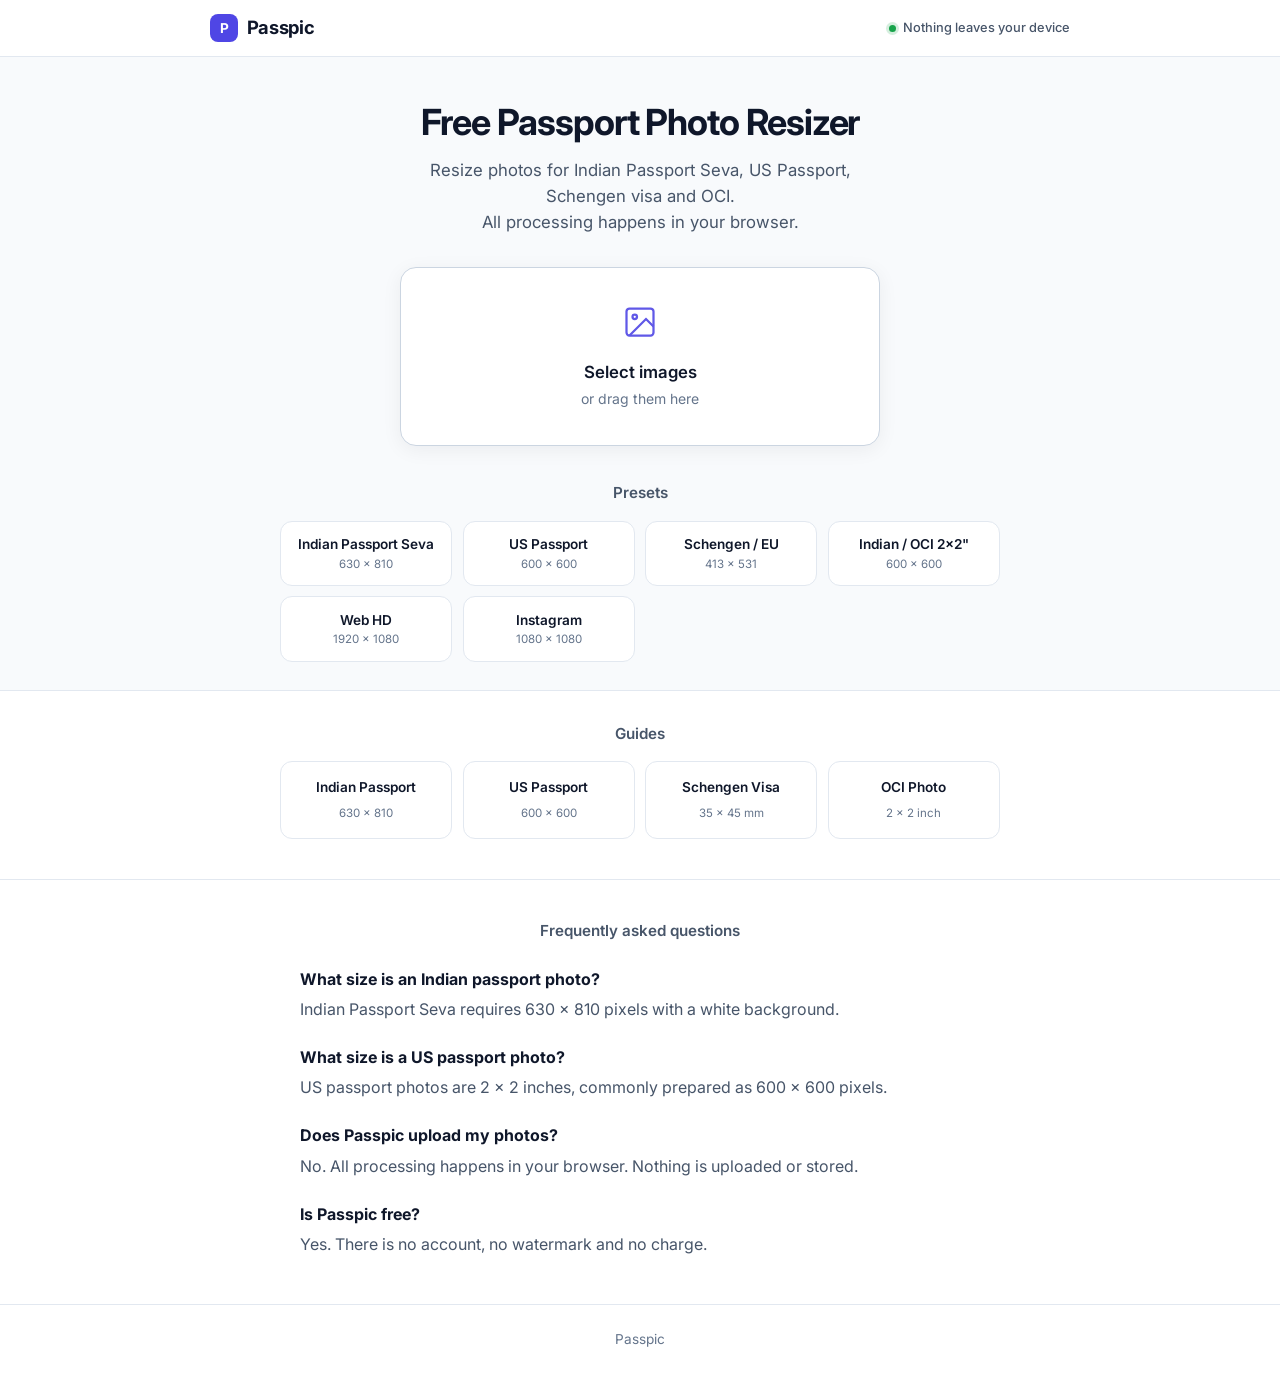
<file: index.html>
<!DOCTYPE html>
<html lang="en">
<head>
  <!-- Google tag (gtag.js) -->
  <script async src="https://www.googletagmanager.com/gtag/js?id=G-FEJJEFHMX0"></script>
  <script>
    window.dataLayer = window.dataLayer || [];
    function gtag(){dataLayer.push(arguments);}
    gtag('js', new Date());
    gtag('config', 'G-FEJJEFHMX0');
  </script>

  <meta charset="UTF-8" />
  <meta name="viewport" content="width=device-width, initial-scale=1.0" />
  <title>Passpic – Free Passport Photo Resizer (Indian, US, Schengen)</title>
  <meta name="description" content="Resize passport and visa photos in your browser. Free presets for Indian Passport Seva (630×810), US Passport, Schengen and OCI. Nothing is uploaded." />
  <link rel="canonical" href="https://passpic.pages.dev/" />
  <meta name="theme-color" content="#f8fafc" />
  <link rel="stylesheet" href="styles.css" />
  <link rel="preconnect" href="https://fonts.googleapis.com" />
  <link rel="preconnect" href="https://fonts.gstatic.com" crossorigin />
  <link href="https://fonts.googleapis.com/css2?family=Inter:wght@400;500;600;700&display=swap" rel="stylesheet" />
</head>
<body>
  <div class="app">
    <header class="header">
      <div class="container header-inner">
        <div class="logo">
          <div class="logo-mark">P</div>
          <span>Passpic</span>
        </div>
        <div class="header-privacy">
          <span class="privacy-dot"></span>
          Nothing leaves your device
        </div>
      </div>
    </header>

    <main>
      <section class="hero">
        <div class="container">
          <h1>Free Passport Photo Resizer</h1>
          <p class="hero-sub">
            Resize photos for Indian Passport Seva, US Passport, Schengen visa and OCI.<br>
            All processing happens in your browser.
          </p>

          <div id="dropzone" class="select-zone" tabindex="0" role="button" aria-label="Select images from your device">
            <div class="select-zone-inner">
              <div class="select-icon">
                <svg width="36" height="36" viewBox="0 0 24 24" fill="none" stroke="currentColor" stroke-width="1.5">
                  <rect x="3" y="3" width="18" height="18" rx="2"/>
                  <circle cx="8.5" cy="8.5" r="1.5"/>
                  <path d="M21 15l-5-5L5 21"/>
                </svg>
              </div>
              <div class="select-text">
                <strong>Select images</strong>
                <span>or drag them here</span>
              </div>
            </div>
            <input type="file" id="fileInput" accept="image/jpeg,image/png,image/webp,image/gif,image/bmp" multiple hidden />
          </div>
        </div>
      </section>

      <section class="presets-section">
        <div class="container">
          <div class="presets-header">
            <h2>Presets</h2>
          </div>
          <div class="preset-grid" id="globalPresets">
            <!-- Filled by JS -->
          </div>
        </div>
      </section>

      <section id="queue" class="queue hidden">
        <div class="container">
          <div class="queue-bar">
            <div class="queue-title">
              <h2>Images</h2>
              <span id="imageCount" class="count">0</span>
            </div>
            <div class="queue-actions">
              <button id="clearAll" class="btn btn-ghost">Clear</button>
              <button id="downloadAll" class="btn btn-primary" disabled>Download all</button>
            </div>
          </div>
          <div id="imageList" class="image-list"></div>
        </div>
      </section>

      <section class="how" style="padding-top: 2rem;">
        <div class="container">
          <div class="presets-header" style="margin-bottom: 1rem;">
            <h2>Guides</h2>
          </div>
          <div class="preset-grid">
            <a href="/indian-passport-photo.html" class="preset-card" style="text-decoration: none;">
              <span class="preset-name">Indian Passport</span>
              <span class="preset-spec">630 × 810</span>
            </a>
            <a href="/us-passport-photo.html" class="preset-card" style="text-decoration: none;">
              <span class="preset-name">US Passport</span>
              <span class="preset-spec">600 × 600</span>
            </a>
            <a href="/schengen-visa-photo.html" class="preset-card" style="text-decoration: none;">
              <span class="preset-name">Schengen Visa</span>
              <span class="preset-spec">35 × 45 mm</span>
            </a>
            <a href="/oci-photo.html" class="preset-card" style="text-decoration: none;">
              <span class="preset-name">OCI Photo</span>
              <span class="preset-spec">2 × 2 inch</span>
            </a>
          </div>
        </div>
      </section>

      <!-- FAQ -->
      <section class="how" style="padding-top: 2.5rem; padding-bottom: 3rem;">
        <div class="container" style="max-width: 720px;">
          <div class="presets-header" style="margin-bottom: 1.5rem;">
            <h2>Frequently asked questions</h2>
          </div>

          <div style="margin-bottom: 1.5rem;">
            <strong>What size is an Indian passport photo?</strong>
            <p style="margin: 0.4rem 0 0; color: #475569;">Indian Passport Seva requires 630 × 810 pixels with a white background.</p>
          </div>

          <div style="margin-bottom: 1.5rem;">
            <strong>What size is a US passport photo?</strong>
            <p style="margin: 0.4rem 0 0; color: #475569;">US passport photos are 2 × 2 inches, commonly prepared as 600 × 600 pixels.</p>
          </div>

          <div style="margin-bottom: 1.5rem;">
            <strong>Does Passpic upload my photos?</strong>
            <p style="margin: 0.4rem 0 0; color: #475569;">No. All processing happens in your browser. Nothing is uploaded or stored.</p>
          </div>

          <div>
            <strong>Is Passpic free?</strong>
            <p style="margin: 0.4rem 0 0; color: #475569;">Yes. There is no account, no watermark and no charge.</p>
          </div>
        </div>
      </section>
    </main>

    <footer class="footer">
      <div class="container">
        <p>Passpic</p>
      </div>
    </footer>
  </div>

  <script src="app.js"></script>
</body>
</html>
</file>
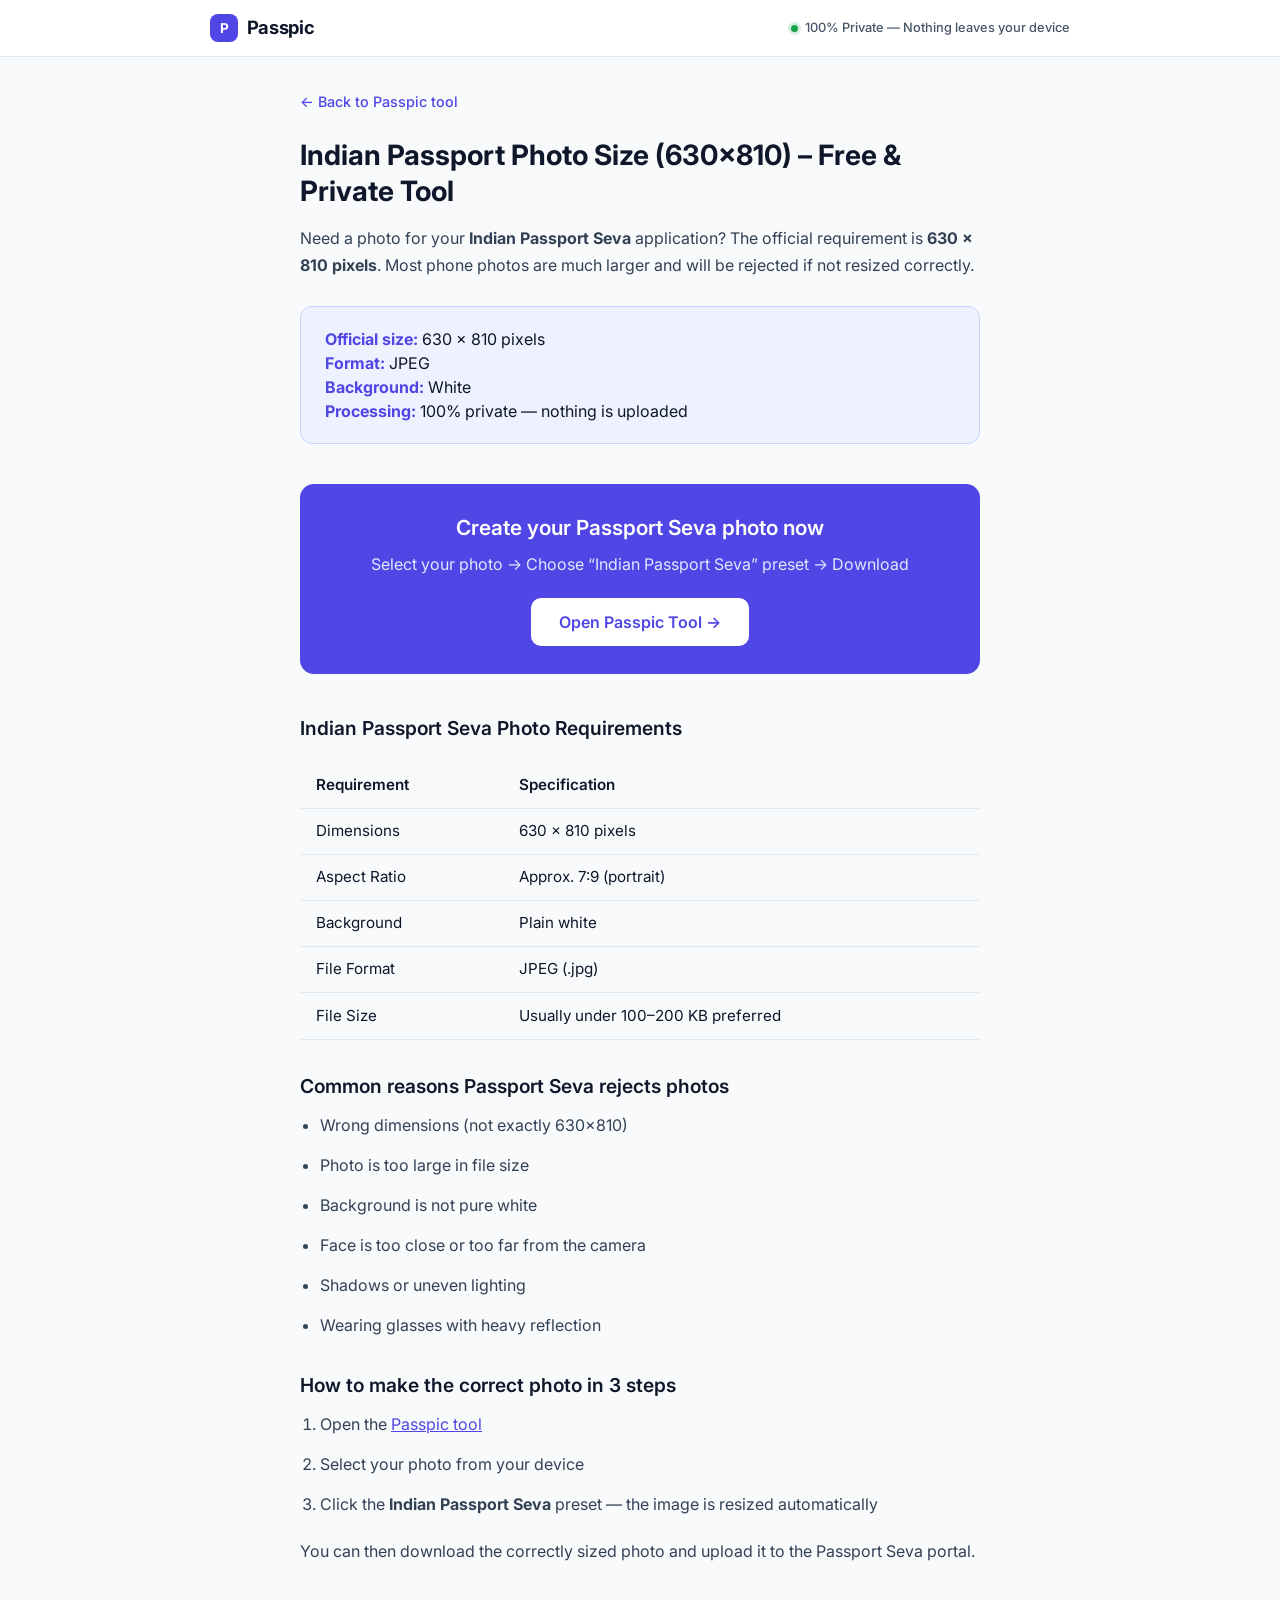
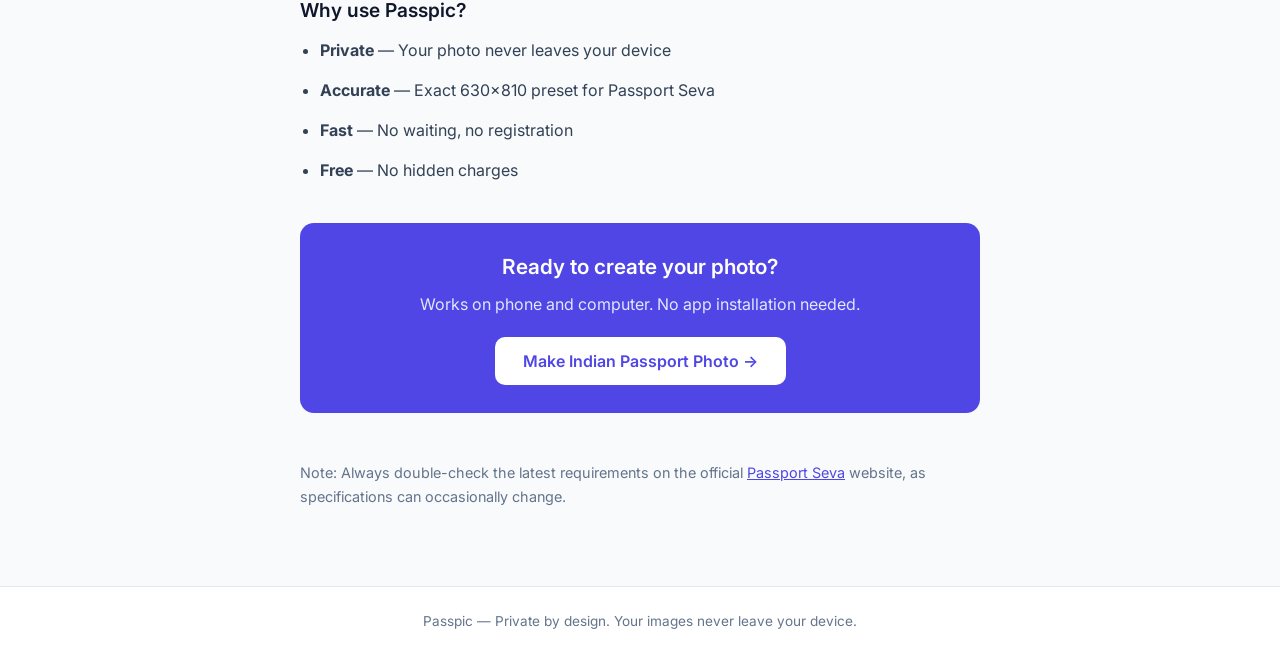
<file: indian-passport-photo.html>
<!DOCTYPE html>
<html lang="en">
<head>
  <link rel="canonical" href="https://passpic.pages.dev/indian-passport-photo.html" />
  <!-- Google tag (gtag.js) -->
  <script async src="https://www.googletagmanager.com/gtag/js?id=G-FEJJEFHMX0"></script>
  <script>
    window.dataLayer = window.dataLayer || [];
    function gtag(){dataLayer.push(arguments);}
    gtag('js', new Date());
    gtag('config', 'G-FEJJEFHMX0');
  </script>

  <meta charset="UTF-8" />
  <meta name="viewport" content="width=device-width, initial-scale=1.0" />
  <title>Indian Passport Photo Size (630×810) – Free Online Tool | Passpic</title>
  <meta name="description" content="Create the correct Indian Passport Seva photo (630×810 pixels) free and privately. No upload required. Instant resize for Passport Seva online application." />
  <meta name="theme-color" content="#f8fafc" />
  <link rel="stylesheet" href="styles.css" />
  <link rel="preconnect" href="https://fonts.googleapis.com" />
  <link rel="preconnect" href="https://fonts.gstatic.com" crossorigin />
  <link href="https://fonts.googleapis.com/css2?family=Inter:wght@400;500;600;700&display=swap" rel="stylesheet" />
  <style>
    .seo-page { max-width: 720px; margin: 0 auto; padding: 2rem 1.25rem 4rem; }
    .seo-page h1 { font-size: 1.75rem; font-weight: 700; line-height: 1.3; margin-bottom: 1rem; color: #0f172a; }
    .seo-page h2 { font-size: 1.2rem; font-weight: 600; margin: 2rem 0 0.75rem; color: #0f172a; }
    .seo-page p, .seo-page li { color: #334155; line-height: 1.65; margin-bottom: 0.85rem; }
    .seo-page ul, .seo-page ol { padding-left: 1.25rem; margin-bottom: 1.25rem; }
    .highlight-box { background: #eef2ff; border: 1px solid #c7d2fe; border-radius: 12px; padding: 1.25rem 1.5rem; margin: 1.75rem 0; }
    .highlight-box strong { color: #4f46e5; }
    .cta-box { background: #4f46e5; color: white; border-radius: 14px; padding: 1.75rem; text-align: center; margin: 2.5rem 0; }
    .cta-box h2 { color: white; margin: 0 0 0.5rem; font-size: 1.3rem; }
    .cta-box p { color: #e0e7ff; margin-bottom: 1.25rem; }
    .cta-button { display: inline-block; background: white; color: #4f46e5; font-weight: 600; padding: 0.75rem 1.75rem; border-radius: 10px; text-decoration: none; font-size: 1rem; }
    .spec-table { width: 100%; border-collapse: collapse; margin: 1.25rem 0 1.75rem; font-size: 0.95rem; }
    .spec-table th, .spec-table td { text-align: left; padding: 0.7rem 1rem; border-bottom: 1px solid #e2e8f0; }
    .spec-table th { background: #f8fafc; font-weight: 600; color: #0f172a; }
    .back-link { display: inline-block; margin-bottom: 1.5rem; color: #4f46e5; text-decoration: none; font-size: 0.9rem; font-weight: 500; }
  </style>
</head>
<body>
  <div class="app">
    <header class="header">
      <div class="container header-inner">
        <a href="/" class="logo" style="text-decoration:none; color:inherit;">
          <div class="logo-mark">P</div>
          <span>Passpic</span>
        </a>
        <div class="header-privacy">
          <span class="privacy-dot"></span>
          100% Private — Nothing leaves your device
        </div>
      </div>
    </header>

    <main>
      <div class="seo-page">
        <a href="/" class="back-link">← Back to Passpic tool</a>

        <h1>Indian Passport Photo Size (630×810) – Free & Private Tool</h1>

        <p>
          Need a photo for your <strong>Indian Passport Seva</strong> application?
          The official requirement is <strong>630 × 810 pixels</strong>.
          Most phone photos are much larger and will be rejected if not resized correctly.
        </p>

        <div class="highlight-box">
          <strong>Official size:</strong> 630 × 810 pixels<br>
          <strong>Format:</strong> JPEG<br>
          <strong>Background:</strong> White<br>
          <strong>Processing:</strong> 100% private — nothing is uploaded
        </div>

        <div class="cta-box">
          <h2>Create your Passport Seva photo now</h2>
          <p>Select your photo → Choose “Indian Passport Seva” preset → Download</p>
          <a href="/" class="cta-button">Open Passpic Tool →</a>
        </div>

        <h2>Indian Passport Seva Photo Requirements</h2>
        <table class="spec-table">
          <tr>
            <th>Requirement</th>
            <th>Specification</th>
          </tr>
          <tr>
            <td>Dimensions</td>
            <td>630 × 810 pixels</td>
          </tr>
          <tr>
            <td>Aspect Ratio</td>
            <td>Approx. 7:9 (portrait)</td>
          </tr>
          <tr>
            <td>Background</td>
            <td>Plain white</td>
          </tr>
          <tr>
            <td>File Format</td>
            <td>JPEG (.jpg)</td>
          </tr>
          <tr>
            <td>File Size</td>
            <td>Usually under 100–200 KB preferred</td>
          </tr>
        </table>

        <h2>Common reasons Passport Seva rejects photos</h2>
        <ul>
          <li>Wrong dimensions (not exactly 630×810)</li>
          <li>Photo is too large in file size</li>
          <li>Background is not pure white</li>
          <li>Face is too close or too far from the camera</li>
          <li>Shadows or uneven lighting</li>
          <li>Wearing glasses with heavy reflection</li>
        </ul>

        <h2>How to make the correct photo in 3 steps</h2>
        <ol>
          <li>Open the <a href="/" style="color:#4f46e5;">Passpic tool</a></li>
          <li>Select your photo from your device</li>
          <li>Click the <strong>Indian Passport Seva</strong> preset — the image is resized automatically</li>
        </ol>
        <p>You can then download the correctly sized photo and upload it to the Passport Seva portal.</p>

        <h2>Why use Passpic?</h2>
        <ul>
          <li><strong>Private</strong> — Your photo never leaves your device</li>
          <li><strong>Accurate</strong> — Exact 630×810 preset for Passport Seva</li>
          <li><strong>Fast</strong> — No waiting, no registration</li>
          <li><strong>Free</strong> — No hidden charges</li>
        </ul>

        <div class="cta-box">
          <h2>Ready to create your photo?</h2>
          <p>Works on phone and computer. No app installation needed.</p>
          <a href="/" class="cta-button">Make Indian Passport Photo →</a>
        </div>

        <p style="font-size:0.9rem; color:#64748b; margin-top:3rem;">
          Note: Always double-check the latest requirements on the official
          <a href="https://portal2.passportindia.gov.in" target="_blank" rel="noopener" style="color:#4f46e5;">Passport Seva</a>
          website, as specifications can occasionally change.
        </p>
      </div>
    </main>

    <footer class="footer">
      <div class="container">
        <p>Passpic — Private by design. Your images never leave your device.</p>
      </div>
    </footer>
  </div>
</body>
</html>
</file>
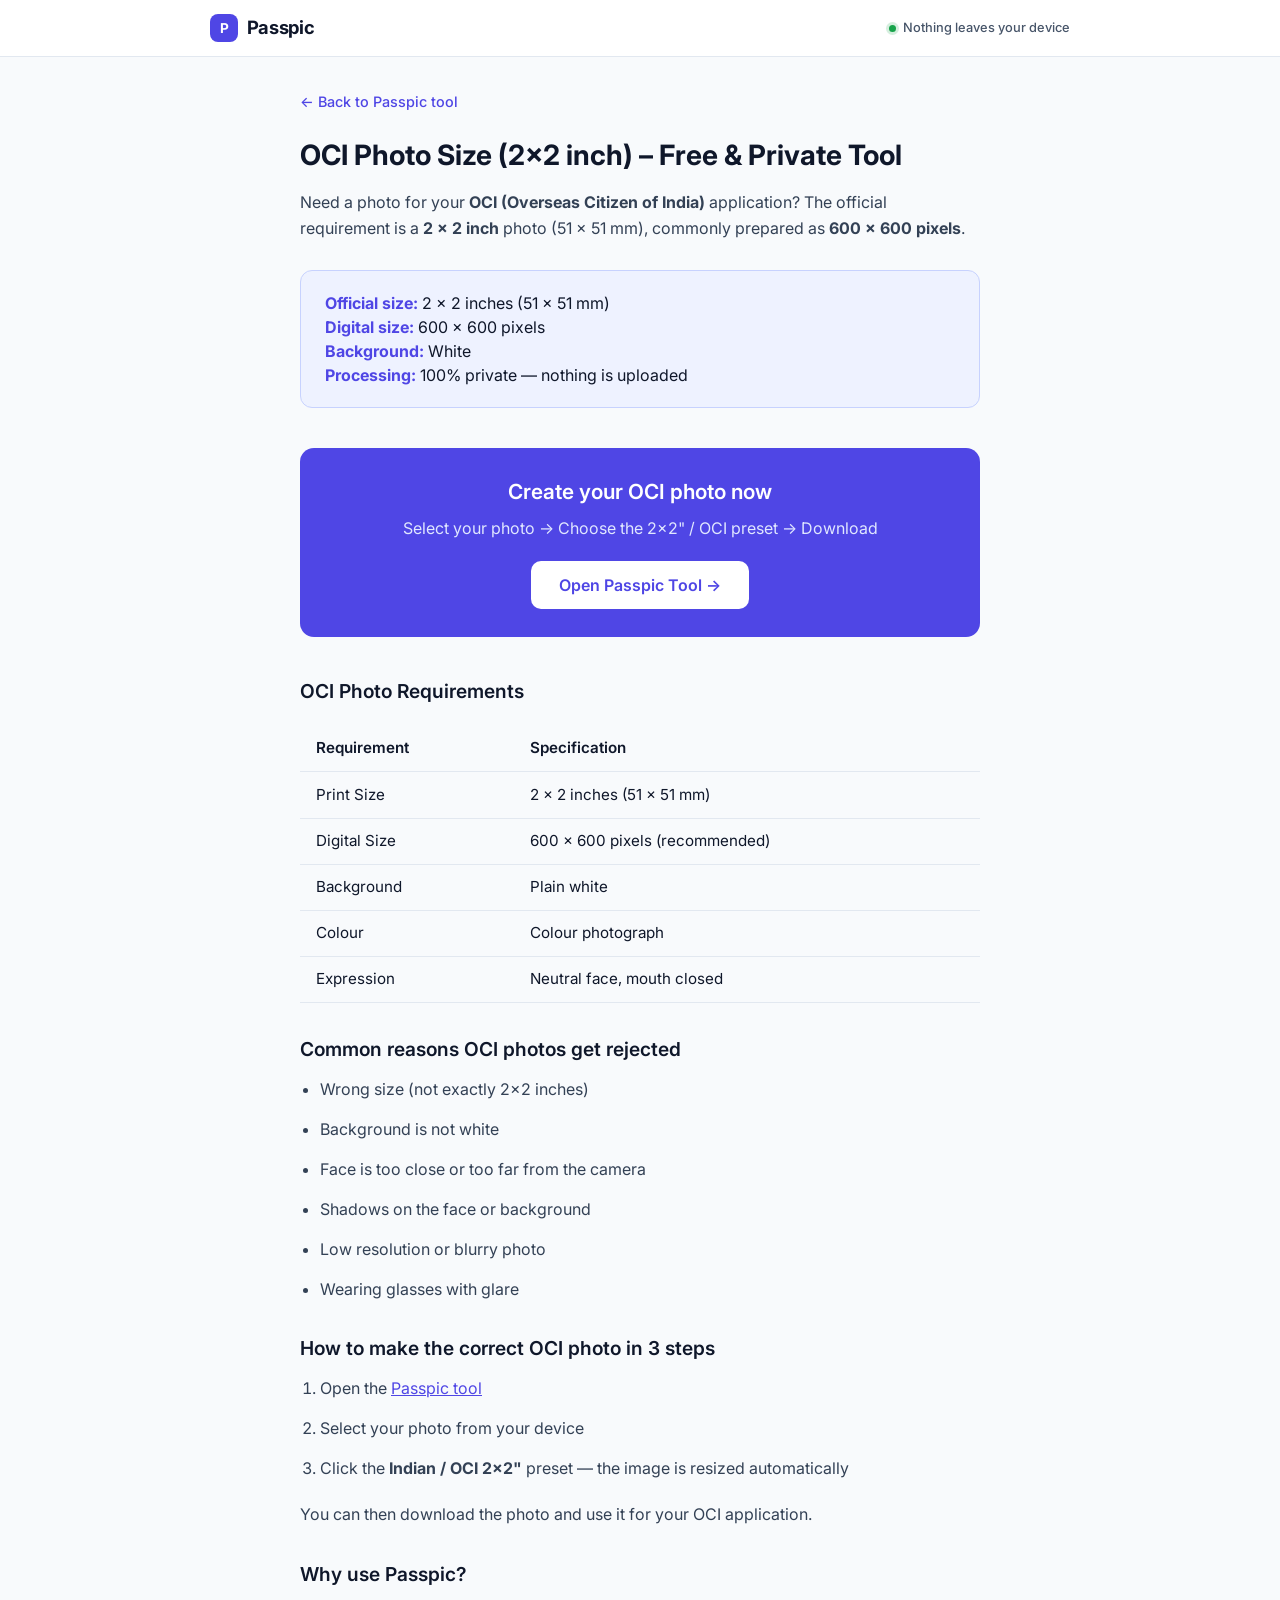
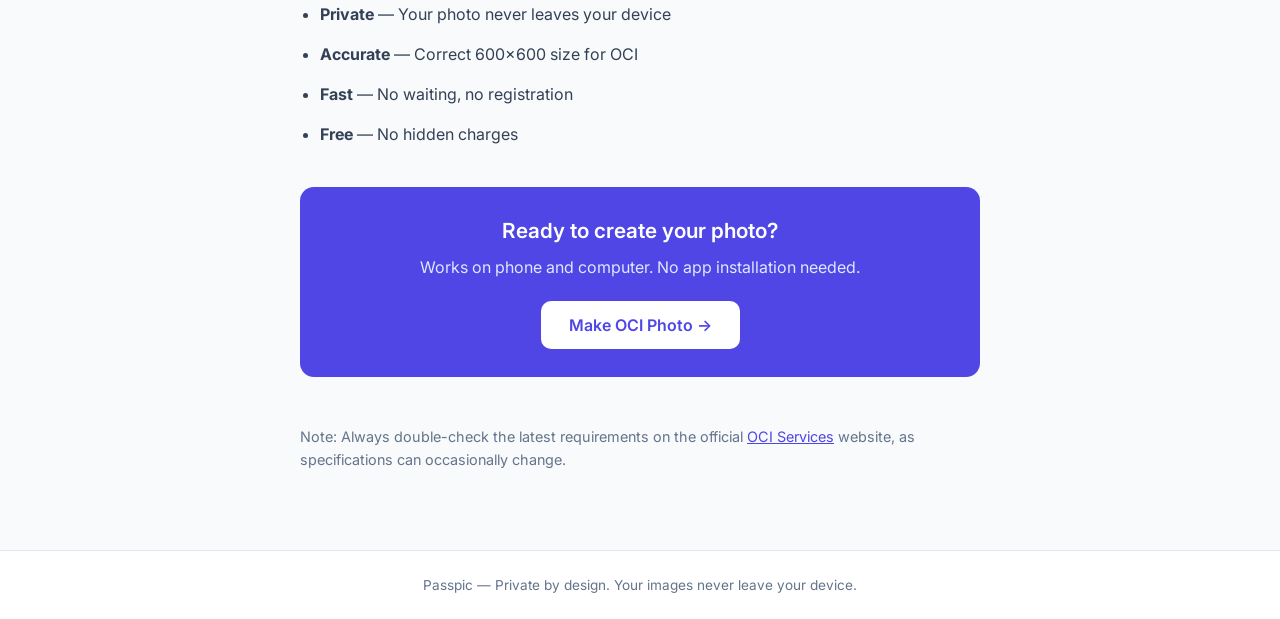
<file: oci-photo.html>
<!DOCTYPE html>
<html lang="en">
<head>
  <!-- Google tag (gtag.js) -->
  <script async src="https://www.googletagmanager.com/gtag/js?id=G-FEJJEFHMX0"></script>
  <script>
    window.dataLayer = window.dataLayer || [];
    function gtag(){dataLayer.push(arguments);}
    gtag('js', new Date());
    gtag('config', 'G-FEJJEFHMX0');
  </script>

  <meta charset="UTF-8" />
  <meta name="viewport" content="width=device-width, initial-scale=1.0" />
  <title>OCI Photo Size (2×2 inch) – Free Online Tool | Passpic</title>
  <meta name="description" content="Create the correct OCI (Overseas Citizen of India) photo – 2×2 inch (600×600 pixels). Free, private, and runs entirely in your browser. Nothing is uploaded." />
  <link rel="canonical" href="https://passpic.pages.dev/oci-photo.html" />
  <meta name="theme-color" content="#f8fafc" />
  <link rel="stylesheet" href="styles.css" />
  <link rel="preconnect" href="https://fonts.googleapis.com" />
  <link rel="preconnect" href="https://fonts.gstatic.com" crossorigin />
  <link href="https://fonts.googleapis.com/css2?family=Inter:wght@400;500;600;700&display=swap" rel="stylesheet" />
  <style>
    .seo-page { max-width: 720px; margin: 0 auto; padding: 2rem 1.25rem 4rem; }
    .seo-page h1 { font-size: 1.75rem; font-weight: 700; line-height: 1.3; margin-bottom: 1rem; color: #0f172a; }
    .seo-page h2 { font-size: 1.2rem; font-weight: 600; margin: 2rem 0 0.75rem; color: #0f172a; }
    .seo-page p, .seo-page li { color: #334155; line-height: 1.65; margin-bottom: 0.85rem; }
    .seo-page ul, .seo-page ol { padding-left: 1.25rem; margin-bottom: 1.25rem; }
    .highlight-box { background: #eef2ff; border: 1px solid #c7d2fe; border-radius: 12px; padding: 1.25rem 1.5rem; margin: 1.75rem 0; }
    .highlight-box strong { color: #4f46e5; }
    .cta-box { background: #4f46e5; color: white; border-radius: 14px; padding: 1.75rem; text-align: center; margin: 2.5rem 0; }
    .cta-box h2 { color: white; margin: 0 0 0.5rem; font-size: 1.3rem; }
    .cta-box p { color: #e0e7ff; margin-bottom: 1.25rem; }
    .cta-button { display: inline-block; background: white; color: #4f46e5; font-weight: 600; padding: 0.75rem 1.75rem; border-radius: 10px; text-decoration: none; font-size: 1rem; }
    .spec-table { width: 100%; border-collapse: collapse; margin: 1.25rem 0 1.75rem; font-size: 0.95rem; }
    .spec-table th, .spec-table td { text-align: left; padding: 0.7rem 1rem; border-bottom: 1px solid #e2e8f0; }
    .spec-table th { background: #f8fafc; font-weight: 600; color: #0f172a; }
    .back-link { display: inline-block; margin-bottom: 1.5rem; color: #4f46e5; text-decoration: none; font-size: 0.9rem; font-weight: 500; }
  </style>
</head>
<body>
  <div class="app">
    <header class="header">
      <div class="container header-inner">
        <a href="/" class="logo" style="text-decoration:none; color:inherit;">
          <div class="logo-mark">P</div>
          <span>Passpic</span>
        </a>
        <div class="header-privacy">
          <span class="privacy-dot"></span>
          Nothing leaves your device
        </div>
      </div>
    </header>

    <main>
      <div class="seo-page">
        <a href="/" class="back-link">← Back to Passpic tool</a>

        <h1>OCI Photo Size (2×2 inch) – Free & Private Tool</h1>

        <p>
          Need a photo for your <strong>OCI (Overseas Citizen of India)</strong> application?
          The official requirement is a <strong>2 × 2 inch</strong> photo (51 × 51 mm), commonly prepared as <strong>600 × 600 pixels</strong>.
        </p>

        <div class="highlight-box">
          <strong>Official size:</strong> 2 × 2 inches (51 × 51 mm)<br>
          <strong>Digital size:</strong> 600 × 600 pixels<br>
          <strong>Background:</strong> White<br>
          <strong>Processing:</strong> 100% private — nothing is uploaded
        </div>

        <div class="cta-box">
          <h2>Create your OCI photo now</h2>
          <p>Select your photo → Choose the 2×2" / OCI preset → Download</p>
          <a href="/" class="cta-button">Open Passpic Tool →</a>
        </div>

        <h2>OCI Photo Requirements</h2>
        <table class="spec-table">
          <tr>
            <th>Requirement</th>
            <th>Specification</th>
          </tr>
          <tr>
            <td>Print Size</td>
            <td>2 × 2 inches (51 × 51 mm)</td>
          </tr>
          <tr>
            <td>Digital Size</td>
            <td>600 × 600 pixels (recommended)</td>
          </tr>
          <tr>
            <td>Background</td>
            <td>Plain white</td>
          </tr>
          <tr>
            <td>Colour</td>
            <td>Colour photograph</td>
          </tr>
          <tr>
            <td>Expression</td>
            <td>Neutral face, mouth closed</td>
          </tr>
        </table>

        <h2>Common reasons OCI photos get rejected</h2>
        <ul>
          <li>Wrong size (not exactly 2×2 inches)</li>
          <li>Background is not white</li>
          <li>Face is too close or too far from the camera</li>
          <li>Shadows on the face or background</li>
          <li>Low resolution or blurry photo</li>
          <li>Wearing glasses with glare</li>
        </ul>

        <h2>How to make the correct OCI photo in 3 steps</h2>
        <ol>
          <li>Open the <a href="/" style="color:#4f46e5;">Passpic tool</a></li>
          <li>Select your photo from your device</li>
          <li>Click the <strong>Indian / OCI 2×2"</strong> preset — the image is resized automatically</li>
        </ol>
        <p>You can then download the photo and use it for your OCI application.</p>

        <h2>Why use Passpic?</h2>
        <ul>
          <li><strong>Private</strong> — Your photo never leaves your device</li>
          <li><strong>Accurate</strong> — Correct 600×600 size for OCI</li>
          <li><strong>Fast</strong> — No waiting, no registration</li>
          <li><strong>Free</strong> — No hidden charges</li>
        </ul>

        <div class="cta-box">
          <h2>Ready to create your photo?</h2>
          <p>Works on phone and computer. No app installation needed.</p>
          <a href="/" class="cta-button">Make OCI Photo →</a>
        </div>

        <p style="font-size:0.9rem; color:#64748b; margin-top:3rem;">
          Note: Always double-check the latest requirements on the official
          <a href="https://ociservices.gov.in" target="_blank" rel="noopener" style="color:#4f46e5;">OCI Services</a>
          website, as specifications can occasionally change.
        </p>
      </div>
    </main>

    <footer class="footer">
      <div class="container">
        <p>Passpic — Private by design. Your images never leave your device.</p>
      </div>
    </footer>
  </div>
</body>
</html>
</file>
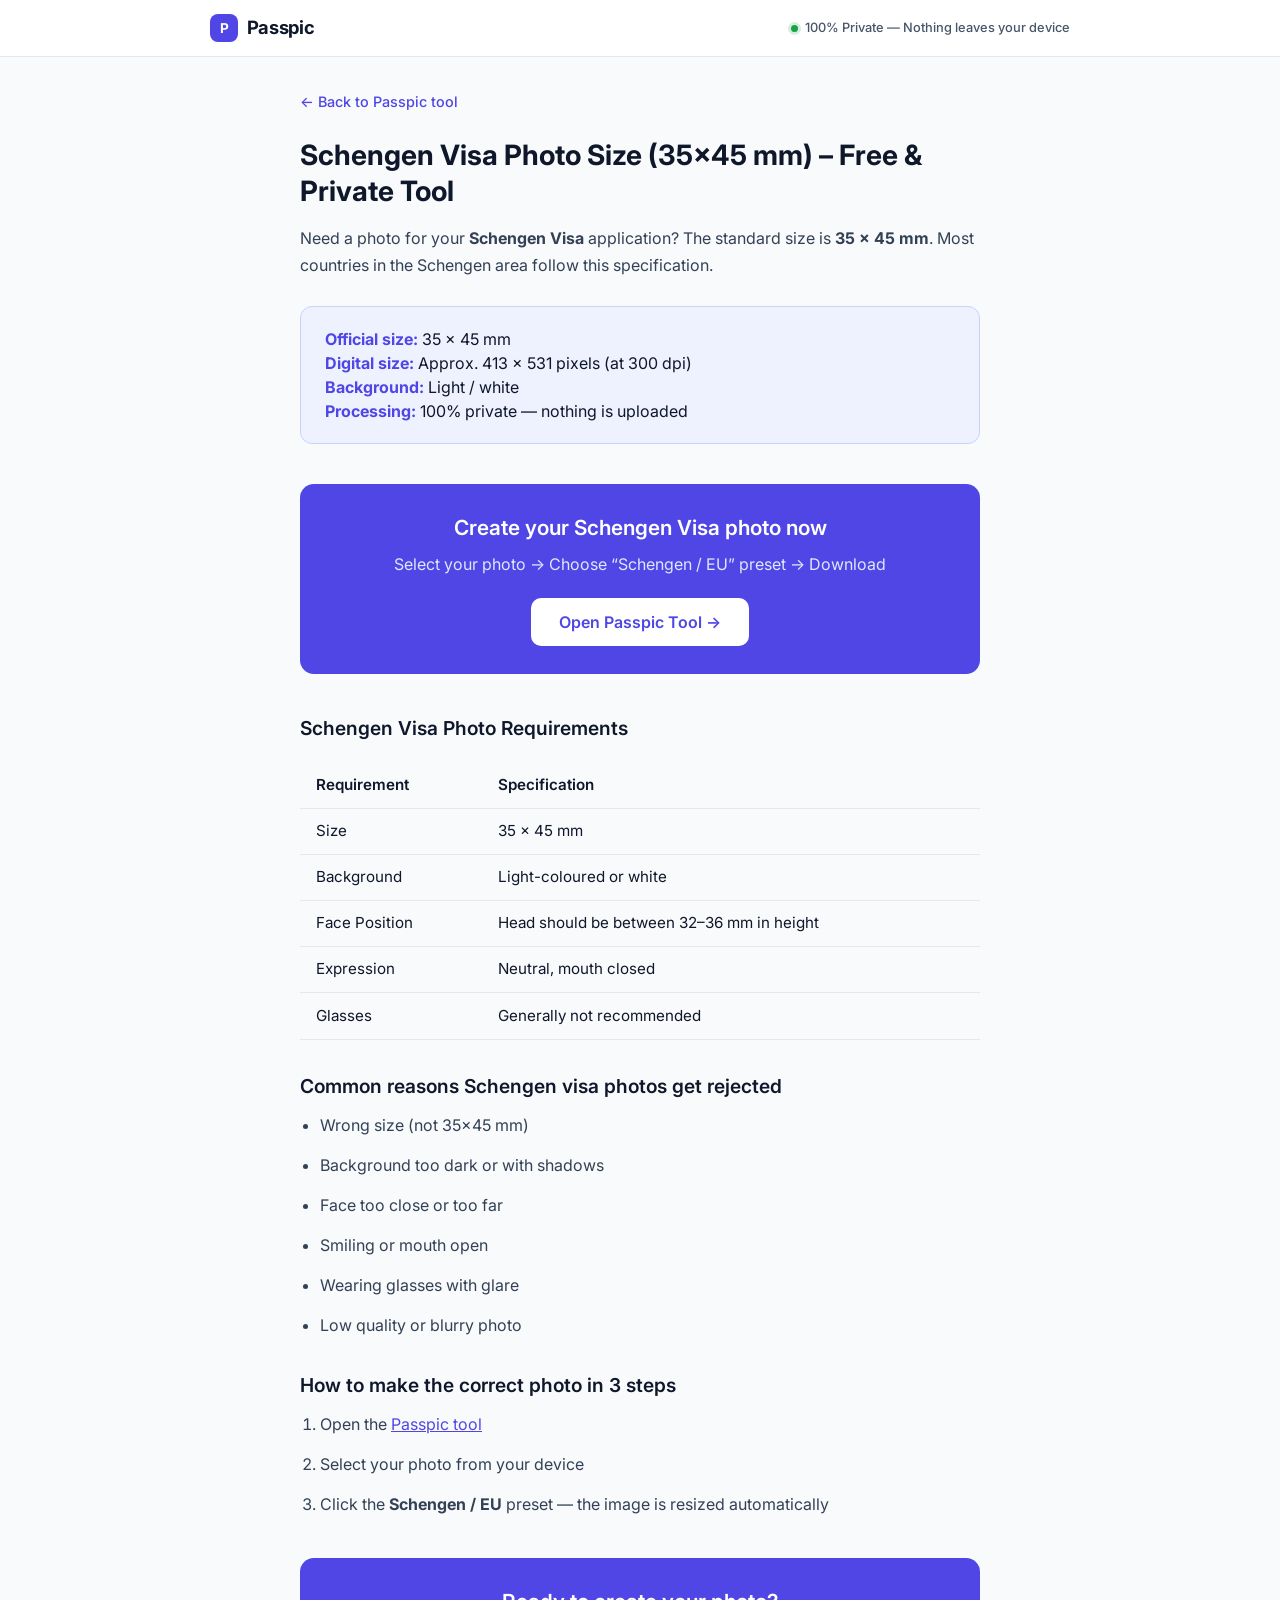
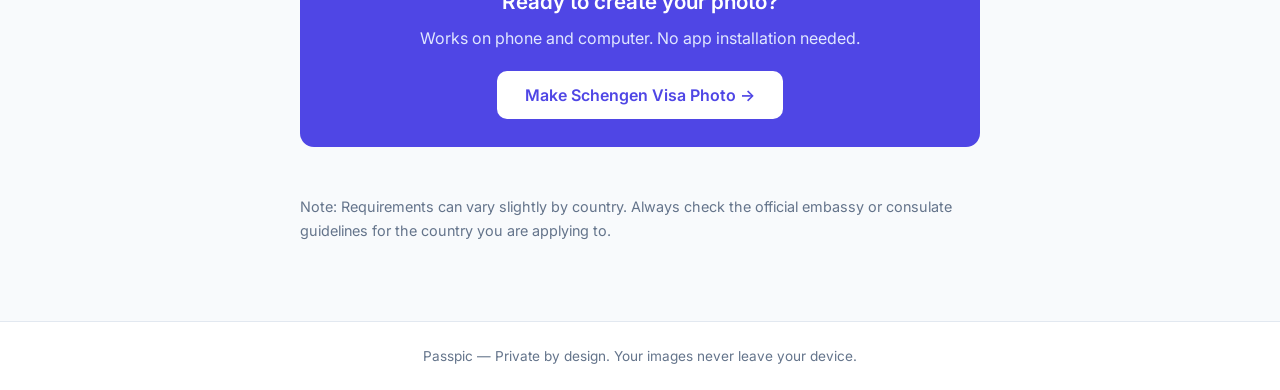
<file: schengen-visa-photo.html>
<!DOCTYPE html>
<html lang="en">
<head>
  <link rel="canonical" href="https://passpic.pages.dev/schengen-visa-photo.html" />
  <!-- Google tag (gtag.js) -->
  <script async src="https://www.googletagmanager.com/gtag/js?id=G-FEJJEFHMX0"></script>
  <script>
    window.dataLayer = window.dataLayer || [];
    function gtag(){dataLayer.push(arguments);}
    gtag('js', new Date());
    gtag('config', 'G-FEJJEFHMX0');
  </script>

  <meta charset="UTF-8" />
  <meta name="viewport" content="width=device-width, initial-scale=1.0" />
  <title>Schengen Visa Photo Size (35×45 mm) – Free Online Tool | Passpic</title>
  <meta name="description" content="Create the correct Schengen visa photo (35×45 mm) free and privately. No upload required. Instant resize for Schengen visa applications." />
  <meta name="theme-color" content="#f8fafc" />
  <link rel="stylesheet" href="styles.css" />
  <link rel="preconnect" href="https://fonts.googleapis.com" />
  <link rel="preconnect" href="https://fonts.gstatic.com" crossorigin />
  <link href="https://fonts.googleapis.com/css2?family=Inter:wght@400;500;600;700&display=swap" rel="stylesheet" />
  <style>
    .seo-page { max-width: 720px; margin: 0 auto; padding: 2rem 1.25rem 4rem; }
    .seo-page h1 { font-size: 1.75rem; font-weight: 700; line-height: 1.3; margin-bottom: 1rem; color: #0f172a; }
    .seo-page h2 { font-size: 1.2rem; font-weight: 600; margin: 2rem 0 0.75rem; color: #0f172a; }
    .seo-page p, .seo-page li { color: #334155; line-height: 1.65; margin-bottom: 0.85rem; }
    .seo-page ul, .seo-page ol { padding-left: 1.25rem; margin-bottom: 1.25rem; }
    .highlight-box { background: #eef2ff; border: 1px solid #c7d2fe; border-radius: 12px; padding: 1.25rem 1.5rem; margin: 1.75rem 0; }
    .highlight-box strong { color: #4f46e5; }
    .cta-box { background: #4f46e5; color: white; border-radius: 14px; padding: 1.75rem; text-align: center; margin: 2.5rem 0; }
    .cta-box h2 { color: white; margin: 0 0 0.5rem; font-size: 1.3rem; }
    .cta-box p { color: #e0e7ff; margin-bottom: 1.25rem; }
    .cta-button { display: inline-block; background: white; color: #4f46e5; font-weight: 600; padding: 0.75rem 1.75rem; border-radius: 10px; text-decoration: none; font-size: 1rem; }
    .spec-table { width: 100%; border-collapse: collapse; margin: 1.25rem 0 1.75rem; font-size: 0.95rem; }
    .spec-table th, .spec-table td { text-align: left; padding: 0.7rem 1rem; border-bottom: 1px solid #e2e8f0; }
    .spec-table th { background: #f8fafc; font-weight: 600; color: #0f172a; }
    .back-link { display: inline-block; margin-bottom: 1.5rem; color: #4f46e5; text-decoration: none; font-size: 0.9rem; font-weight: 500; }
  </style>
</head>
<body>
  <div class="app">
    <header class="header">
      <div class="container header-inner">
        <a href="/" class="logo" style="text-decoration:none; color:inherit;">
          <div class="logo-mark">P</div>
          <span>Passpic</span>
        </a>
        <div class="header-privacy">
          <span class="privacy-dot"></span>
          100% Private — Nothing leaves your device
        </div>
      </div>
    </header>

    <main>
      <div class="seo-page">
        <a href="/" class="back-link">← Back to Passpic tool</a>

        <h1>Schengen Visa Photo Size (35×45 mm) – Free & Private Tool</h1>

        <p>
          Need a photo for your <strong>Schengen Visa</strong> application?
          The standard size is <strong>35 × 45 mm</strong>. Most countries in the Schengen area follow this specification.
        </p>

        <div class="highlight-box">
          <strong>Official size:</strong> 35 × 45 mm<br>
          <strong>Digital size:</strong> Approx. 413 × 531 pixels (at 300 dpi)<br>
          <strong>Background:</strong> Light / white<br>
          <strong>Processing:</strong> 100% private — nothing is uploaded
        </div>

        <div class="cta-box">
          <h2>Create your Schengen Visa photo now</h2>
          <p>Select your photo → Choose “Schengen / EU” preset → Download</p>
          <a href="/" class="cta-button">Open Passpic Tool →</a>
        </div>

        <h2>Schengen Visa Photo Requirements</h2>
        <table class="spec-table">
          <tr>
            <th>Requirement</th>
            <th>Specification</th>
          </tr>
          <tr>
            <td>Size</td>
            <td>35 × 45 mm</td>
          </tr>
          <tr>
            <td>Background</td>
            <td>Light-coloured or white</td>
          </tr>
          <tr>
            <td>Face Position</td>
            <td>Head should be between 32–36 mm in height</td>
          </tr>
          <tr>
            <td>Expression</td>
            <td>Neutral, mouth closed</td>
          </tr>
          <tr>
            <td>Glasses</td>
            <td>Generally not recommended</td>
          </tr>
        </table>

        <h2>Common reasons Schengen visa photos get rejected</h2>
        <ul>
          <li>Wrong size (not 35×45 mm)</li>
          <li>Background too dark or with shadows</li>
          <li>Face too close or too far</li>
          <li>Smiling or mouth open</li>
          <li>Wearing glasses with glare</li>
          <li>Low quality or blurry photo</li>
        </ul>

        <h2>How to make the correct photo in 3 steps</h2>
        <ol>
          <li>Open the <a href="/" style="color:#4f46e5;">Passpic tool</a></li>
          <li>Select your photo from your device</li>
          <li>Click the <strong>Schengen / EU</strong> preset — the image is resized automatically</li>
        </ol>

        <div class="cta-box">
          <h2>Ready to create your photo?</h2>
          <p>Works on phone and computer. No app installation needed.</p>
          <a href="/" class="cta-button">Make Schengen Visa Photo →</a>
        </div>

        <p style="font-size:0.9rem; color:#64748b; margin-top:3rem;">
          Note: Requirements can vary slightly by country. Always check the official embassy or consulate guidelines for the country you are applying to.
        </p>
      </div>
    </main>

    <footer class="footer">
      <div class="container">
        <p>Passpic — Private by design. Your images never leave your device.</p>
      </div>
    </footer>
  </div>
</body>
</html>
</file>
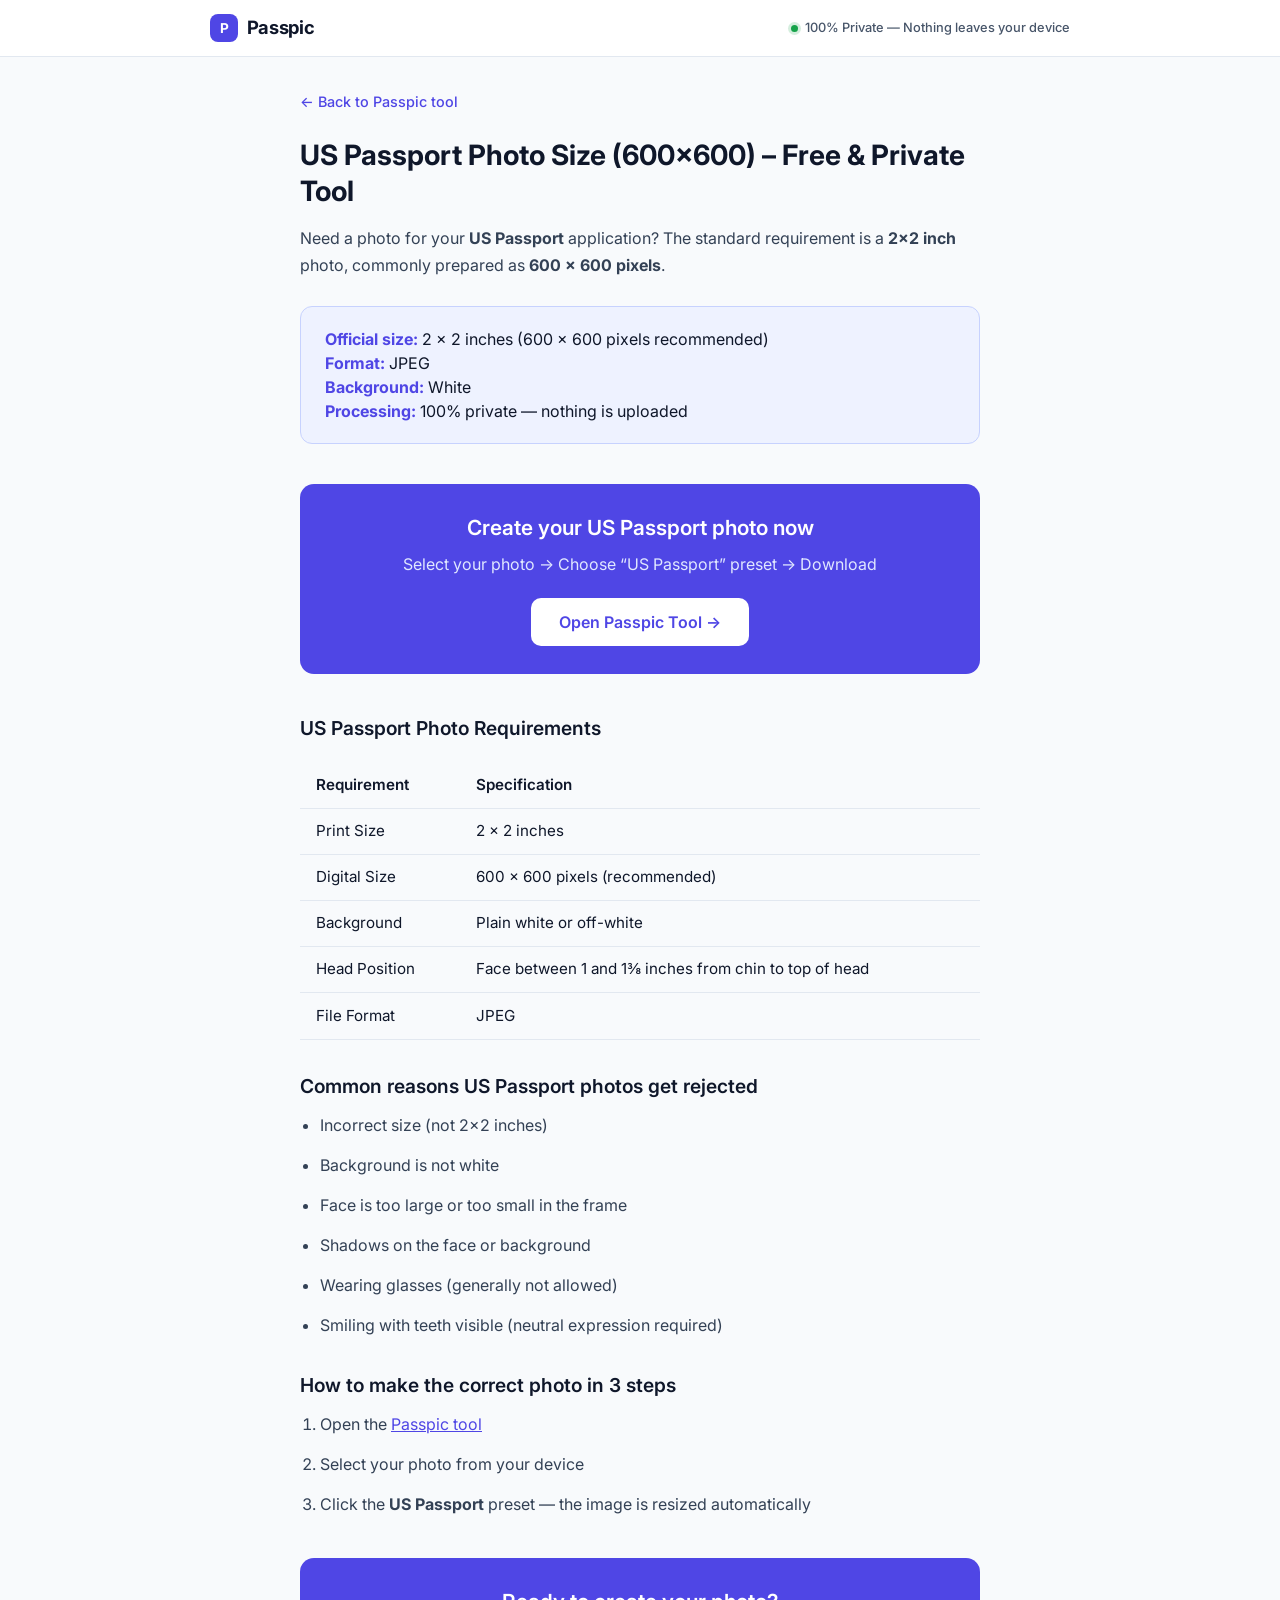
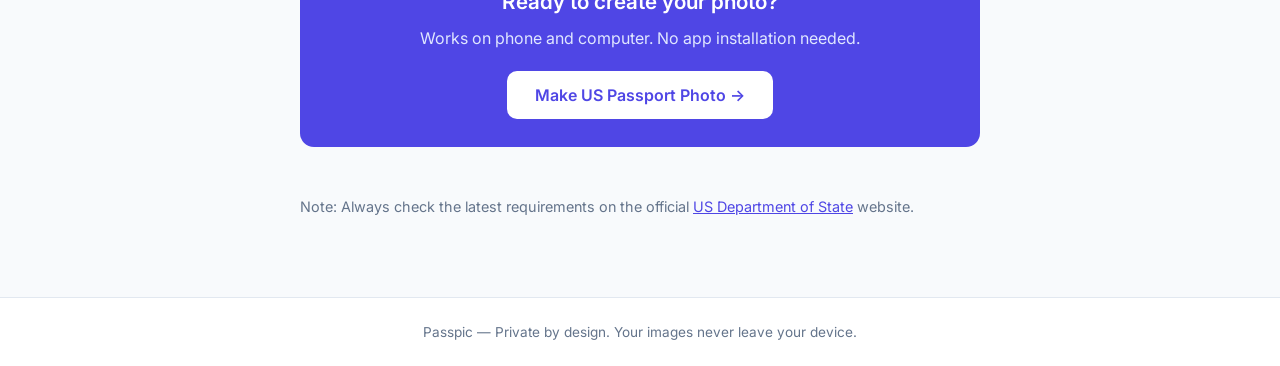
<file: us-passport-photo.html>
<!DOCTYPE html>
<html lang="en">
<head>
  <link rel="canonical" href="https://passpic.pages.dev/us-passport-photo.html" />
  <!-- Google tag (gtag.js) -->
  <script async src="https://www.googletagmanager.com/gtag/js?id=G-FEJJEFHMX0"></script>
  <script>
    window.dataLayer = window.dataLayer || [];
    function gtag(){dataLayer.push(arguments);}
    gtag('js', new Date());
    gtag('config', 'G-FEJJEFHMX0');
  </script>

  <meta charset="UTF-8" />
  <meta name="viewport" content="width=device-width, initial-scale=1.0" />
  <title>US Passport Photo Size (600×600) – Free Online Tool | Passpic</title>
  <meta name="description" content="Create the correct US Passport photo (2x2 inches / 600×600 pixels) free and privately. No upload required. Instant resize for US passport applications." />
  <meta name="theme-color" content="#f8fafc" />
  <link rel="stylesheet" href="styles.css" />
  <link rel="preconnect" href="https://fonts.googleapis.com" />
  <link rel="preconnect" href="https://fonts.gstatic.com" crossorigin />
  <link href="https://fonts.googleapis.com/css2?family=Inter:wght@400;500;600;700&display=swap" rel="stylesheet" />
  <style>
    .seo-page { max-width: 720px; margin: 0 auto; padding: 2rem 1.25rem 4rem; }
    .seo-page h1 { font-size: 1.75rem; font-weight: 700; line-height: 1.3; margin-bottom: 1rem; color: #0f172a; }
    .seo-page h2 { font-size: 1.2rem; font-weight: 600; margin: 2rem 0 0.75rem; color: #0f172a; }
    .seo-page p, .seo-page li { color: #334155; line-height: 1.65; margin-bottom: 0.85rem; }
    .seo-page ul, .seo-page ol { padding-left: 1.25rem; margin-bottom: 1.25rem; }
    .highlight-box { background: #eef2ff; border: 1px solid #c7d2fe; border-radius: 12px; padding: 1.25rem 1.5rem; margin: 1.75rem 0; }
    .highlight-box strong { color: #4f46e5; }
    .cta-box { background: #4f46e5; color: white; border-radius: 14px; padding: 1.75rem; text-align: center; margin: 2.5rem 0; }
    .cta-box h2 { color: white; margin: 0 0 0.5rem; font-size: 1.3rem; }
    .cta-box p { color: #e0e7ff; margin-bottom: 1.25rem; }
    .cta-button { display: inline-block; background: white; color: #4f46e5; font-weight: 600; padding: 0.75rem 1.75rem; border-radius: 10px; text-decoration: none; font-size: 1rem; }
    .spec-table { width: 100%; border-collapse: collapse; margin: 1.25rem 0 1.75rem; font-size: 0.95rem; }
    .spec-table th, .spec-table td { text-align: left; padding: 0.7rem 1rem; border-bottom: 1px solid #e2e8f0; }
    .spec-table th { background: #f8fafc; font-weight: 600; color: #0f172a; }
    .back-link { display: inline-block; margin-bottom: 1.5rem; color: #4f46e5; text-decoration: none; font-size: 0.9rem; font-weight: 500; }
  </style>
</head>
<body>
  <div class="app">
    <header class="header">
      <div class="container header-inner">
        <a href="/" class="logo" style="text-decoration:none; color:inherit;">
          <div class="logo-mark">P</div>
          <span>Passpic</span>
        </a>
        <div class="header-privacy">
          <span class="privacy-dot"></span>
          100% Private — Nothing leaves your device
        </div>
      </div>
    </header>

    <main>
      <div class="seo-page">
        <a href="/" class="back-link">← Back to Passpic tool</a>

        <h1>US Passport Photo Size (600×600) – Free & Private Tool</h1>

        <p>
          Need a photo for your <strong>US Passport</strong> application?
          The standard requirement is a <strong>2×2 inch</strong> photo, commonly prepared as <strong>600 × 600 pixels</strong>.
        </p>

        <div class="highlight-box">
          <strong>Official size:</strong> 2 × 2 inches (600 × 600 pixels recommended)<br>
          <strong>Format:</strong> JPEG<br>
          <strong>Background:</strong> White<br>
          <strong>Processing:</strong> 100% private — nothing is uploaded
        </div>

        <div class="cta-box">
          <h2>Create your US Passport photo now</h2>
          <p>Select your photo → Choose “US Passport” preset → Download</p>
          <a href="/" class="cta-button">Open Passpic Tool →</a>
        </div>

        <h2>US Passport Photo Requirements</h2>
        <table class="spec-table">
          <tr>
            <th>Requirement</th>
            <th>Specification</th>
          </tr>
          <tr>
            <td>Print Size</td>
            <td>2 × 2 inches</td>
          </tr>
          <tr>
            <td>Digital Size</td>
            <td>600 × 600 pixels (recommended)</td>
          </tr>
          <tr>
            <td>Background</td>
            <td>Plain white or off-white</td>
          </tr>
          <tr>
            <td>Head Position</td>
            <td>Face between 1 and 1⅜ inches from chin to top of head</td>
          </tr>
          <tr>
            <td>File Format</td>
            <td>JPEG</td>
          </tr>
        </table>

        <h2>Common reasons US Passport photos get rejected</h2>
        <ul>
          <li>Incorrect size (not 2×2 inches)</li>
          <li>Background is not white</li>
          <li>Face is too large or too small in the frame</li>
          <li>Shadows on the face or background</li>
          <li>Wearing glasses (generally not allowed)</li>
          <li>Smiling with teeth visible (neutral expression required)</li>
        </ul>

        <h2>How to make the correct photo in 3 steps</h2>
        <ol>
          <li>Open the <a href="/" style="color:#4f46e5;">Passpic tool</a></li>
          <li>Select your photo from your device</li>
          <li>Click the <strong>US Passport</strong> preset — the image is resized automatically</li>
        </ol>

        <div class="cta-box">
          <h2>Ready to create your photo?</h2>
          <p>Works on phone and computer. No app installation needed.</p>
          <a href="/" class="cta-button">Make US Passport Photo →</a>
        </div>

        <p style="font-size:0.9rem; color:#64748b; margin-top:3rem;">
          Note: Always check the latest requirements on the official
          <a href="https://travel.state.gov/content/travel/en/passports/how-apply/photos.html" target="_blank" rel="noopener" style="color:#4f46e5;">US Department of State</a> website.
        </p>
      </div>
    </main>

    <footer class="footer">
      <div class="container">
        <p>Passpic — Private by design. Your images never leave your device.</p>
      </div>
    </footer>
  </div>
</body>
</html>
</file>
<file: styles.css>
/* ===== Passpic – Light theme ===== */
:root {
  --bg: #f8fafc;
  --bg-elevated: #ffffff;
  --bg-card: #ffffff;
  --border: #e2e8f0;
  --border-strong: #cbd5e1;
  --text: #0f172a;
  --text-secondary: #475569;
  --text-muted: #64748b;
  --primary: #4f46e5;
  --primary-hover: #4338ca;
  --primary-soft: #eef2ff;
  --success: #16a34a;
  --success-soft: #dcfce7;
  --danger: #dc2626;
  --danger-soft: #fee2e2;
  --radius: 14px;
  --radius-sm: 10px;
  --shadow: 0 4px 20px rgba(15, 23, 42, 0.06);
  --shadow-lg: 0 10px 40px rgba(15, 23, 42, 0.08);
  --font: 'Inter', system-ui, -apple-system, sans-serif;
}

*, *::before, *::after { box-sizing: border-box; margin: 0; padding: 0; }

html { scroll-behavior: smooth; }

body {
  font-family: var(--font);
  background: var(--bg);
  color: var(--text);
  line-height: 1.5;
  min-height: 100vh;
  -webkit-font-smoothing: antialiased;
}

.container {
  width: 100%;
  max-width: 900px;
  margin: 0 auto;
  padding: 0 1.25rem;
}

.hidden { display: none !important; }

/* ===== Header ===== */
.header {
  position: sticky;
  top: 0;
  z-index: 50;
  background: rgba(255, 255, 255, 0.92);
  backdrop-filter: blur(12px);
  border-bottom: 1px solid var(--border);
}

.header-inner {
  display: flex;
  align-items: center;
  justify-content: space-between;
  height: 56px;
}

.logo {
  display: flex;
  align-items: center;
  gap: 0.55rem;
  font-weight: 700;
  font-size: 1.15rem;
  letter-spacing: -0.02em;
  color: var(--text);
}

.logo-mark {
  width: 28px;
  height: 28px;
  background: var(--primary);
  border-radius: 8px;
  display: flex;
  align-items: center;
  justify-content: center;
  font-size: 0.85rem;
  font-weight: 700;
  color: white;
}

.header-privacy {
  display: flex;
  align-items: center;
  gap: 0.45rem;
  font-size: 0.8rem;
  font-weight: 500;
  color: var(--text-secondary);
}

.privacy-dot {
  width: 7px;
  height: 7px;
  background: var(--success);
  border-radius: 50%;
  box-shadow: 0 0 0 3px rgba(22, 163, 74, 0.18);
}

/* ===== Hero ===== */
.hero {
  padding: 2.75rem 0 1.75rem;
  text-align: center;
}

.hero-badge {
  display: inline-block;
  font-size: 0.75rem;
  font-weight: 600;
  letter-spacing: 0.03em;
  text-transform: uppercase;
  color: var(--primary);
  background: var(--primary-soft);
  border: 1px solid #c7d2fe;
  padding: 0.3rem 0.8rem;
  border-radius: 999px;
  margin-bottom: 1.1rem;
}

.hero h1 {
  font-size: clamp(1.7rem, 4.5vw, 2.25rem);
  font-weight: 700;
  line-height: 1.22;
  letter-spacing: -0.03em;
  margin-bottom: 0.75rem;
  color: var(--text);
}

.hero-sub {
  color: var(--text-secondary);
  font-size: 1.05rem;
  max-width: 480px;
  margin: 0 auto 2rem;
  line-height: 1.55;
}

/* ===== Select zone (no upload metaphor) ===== */
.select-zone {
  background: var(--bg-elevated);
  border: 1.5px solid var(--border-strong);
  border-radius: 16px;
  padding: 2.25rem 1.5rem;
  cursor: pointer;
  transition: all 0.2s ease;
  max-width: 480px;
  margin: 0 auto;
  outline: none;
  box-shadow: var(--shadow);
}

.select-zone:hover,
.select-zone:focus-visible,
.select-zone.dragover {
  border-color: var(--primary);
  background: var(--primary-soft);
  transform: translateY(-1px);
  box-shadow: var(--shadow-lg);
}

.select-zone-inner {
  display: flex;
  flex-direction: column;
  align-items: center;
  gap: 0.85rem;
}

.select-icon {
  color: var(--primary);
  opacity: 0.9;
}

.select-text {
  display: flex;
  flex-direction: column;
  gap: 0.2rem;
}

.select-text strong {
  font-size: 1.05rem;
  font-weight: 600;
  color: var(--text);
}

.select-text span {
  font-size: 0.875rem;
  color: var(--text-muted);
}

/* Trust row */
.trust-row {
  display: flex;
  justify-content: center;
  gap: 1.75rem;
  margin-top: 1.5rem;
  flex-wrap: wrap;
}

.trust-item {
  display: flex;
  align-items: center;
  gap: 0.4rem;
  font-size: 0.85rem;
  font-weight: 500;
  color: var(--text-secondary);
}

.trust-item svg {
  color: var(--success);
  flex-shrink: 0;
}

/* ===== Prominent Presets ===== */
.presets-section {
  padding: 0.5rem 0 1.75rem;
}

.presets-header {
  text-align: center;
  margin-bottom: 1rem;
}

.presets-header h2 {
  font-size: 0.95rem;
  font-weight: 600;
  color: var(--text-secondary);
  margin-bottom: 0.2rem;
}

.presets-header p {
  font-size: 0.8rem;
  color: var(--text-muted);
}

.preset-grid {
  display: grid;
  grid-template-columns: repeat(auto-fit, minmax(140px, 1fr));
  gap: 0.65rem;
  max-width: 720px;
  margin: 0 auto;
}

.preset-card {
  background: var(--bg-elevated);
  border: 1.5px solid var(--border);
  border-radius: 12px;
  padding: 0.9rem 0.75rem;
  text-align: center;
  cursor: pointer;
  transition: all 0.15s ease;
  font-family: inherit;
}

.preset-card:hover {
  border-color: var(--primary);
  background: var(--primary-soft);
  transform: translateY(-1px);
}

.preset-card.active {
  border-color: var(--primary);
  background: var(--primary-soft);
  box-shadow: 0 0 0 3px rgba(79, 70, 229, 0.12);
}

.preset-card .preset-name {
  font-size: 0.85rem;
  font-weight: 600;
  color: var(--text);
  display: block;
  margin-bottom: 0.15rem;
}

.preset-card .preset-spec {
  font-size: 0.72rem;
  color: var(--text-muted);
}

.preset-card.active .preset-name {
  color: var(--primary);
}

/* ===== Queue ===== */
.queue {
  padding: 1.25rem 0 2.5rem;
  border-top: 1px solid var(--border);
  background: #f1f5f9;
}

.queue-bar {
  display: flex;
  align-items: center;
  justify-content: space-between;
  gap: 1rem;
  margin-bottom: 1.1rem;
  flex-wrap: wrap;
}

.queue-title {
  display: flex;
  align-items: center;
  gap: 0.55rem;
}

.queue-title h2 {
  font-size: 1.1rem;
  font-weight: 600;
}

.count {
  background: var(--primary);
  color: white;
  font-size: 0.75rem;
  font-weight: 600;
  padding: 0.15rem 0.5rem;
  border-radius: 999px;
  min-width: 1.5rem;
  text-align: center;
}

/* Buttons */
.btn {
  display: inline-flex;
  align-items: center;
  justify-content: center;
  gap: 0.35rem;
  font-family: inherit;
  font-size: 0.875rem;
  font-weight: 550;
  padding: 0.5rem 1rem;
  border-radius: var(--radius-sm);
  border: none;
  cursor: pointer;
  transition: all 0.15s;
}

.btn:disabled {
  opacity: 0.4;
  cursor: not-allowed;
}

.btn-primary {
  background: var(--primary);
  color: white;
}

.btn-primary:hover:not(:disabled) {
  background: var(--primary-hover);
}

.btn-ghost {
  background: var(--bg-elevated);
  color: var(--text-secondary);
  border: 1px solid var(--border);
}

.btn-ghost:hover:not(:disabled) {
  background: #f8fafc;
  color: var(--text);
}

.btn-sm {
  padding: 0.35rem 0.75rem;
  font-size: 0.8rem;
}

.btn-danger {
  background: transparent;
  color: var(--danger);
  border: 1px solid transparent;
}

.btn-danger:hover {
  background: var(--danger-soft);
}

/* Image cards */
.image-list {
  display: flex;
  flex-direction: column;
  gap: 1rem;
}

.image-card {
  background: var(--bg-card);
  border: 1px solid var(--border);
  border-radius: var(--radius);
  overflow: hidden;
  box-shadow: var(--shadow);
}

.image-card-inner {
  display: grid;
  grid-template-columns: 130px 1fr;
}

@media (min-width: 640px) {
  .image-card-inner.has-result {
    grid-template-columns: 120px 120px 1fr;
  }
}

@media (max-width: 639px) {
  .image-card-inner {
    grid-template-columns: 1fr;
  }
  .image-card-inner.has-result {
    grid-template-columns: 1fr 1fr;
  }
  .image-card-inner.has-result .controls-col {
    grid-column: 1 / -1;
  }
}

.preview-col {
  background: #f1f5f9;
  display: flex;
  flex-direction: column;
  align-items: center;
  justify-content: center;
  padding: 0.85rem;
  min-height: 120px;
  position: relative;
}

.preview-col img {
  max-width: 100%;
  max-height: 110px;
  object-fit: contain;
  border-radius: 6px;
}

.preview-label {
  position: absolute;
  top: 0.4rem;
  left: 0.4rem;
  font-size: 0.6rem;
  font-weight: 600;
  text-transform: uppercase;
  letter-spacing: 0.04em;
  background: rgba(15, 23, 42, 0.7);
  color: white;
  padding: 0.15rem 0.35rem;
  border-radius: 4px;
}

.result-preview {
  border-left: 1px solid var(--border);
}

@media (max-width: 639px) {
  .result-preview {
    border-left: none;
    border-top: 1px solid var(--border);
  }
}

.controls-col {
  padding: 1.1rem 1.25rem;
  display: flex;
  flex-direction: column;
  gap: 0.85rem;
}

.file-meta {
  display: flex;
  flex-wrap: wrap;
  align-items: baseline;
  gap: 0.4rem 0.85rem;
}

.file-name {
  font-weight: 600;
  font-size: 0.9rem;
  word-break: break-all;
}

.file-size {
  color: var(--text-muted);
  font-size: 0.8rem;
}

.size-badge {
  font-size: 0.7rem;
  font-weight: 600;
  padding: 0.12rem 0.45rem;
  border-radius: 999px;
  background: var(--success-soft);
  color: var(--success);
}

.size-badge.worse {
  background: var(--danger-soft);
  color: var(--danger);
}

.controls-grid {
  display: grid;
  grid-template-columns: repeat(auto-fit, minmax(120px, 1fr));
  gap: 0.75rem;
}

.control-group {
  display: flex;
  flex-direction: column;
  gap: 0.25rem;
}

.control-group label {
  font-size: 0.68rem;
  font-weight: 550;
  color: var(--text-muted);
  text-transform: uppercase;
  letter-spacing: 0.03em;
}

.control-group input[type="range"] {
  width: 100%;
  accent-color: var(--primary);
  height: 5px;
}

.control-group input[type="number"],
.control-group select {
  background: var(--bg);
  border: 1px solid var(--border);
  color: var(--text);
  border-radius: 7px;
  padding: 0.4rem 0.55rem;
  font-family: inherit;
  font-size: 0.85rem;
  width: 100%;
}

.control-group input[type="number"]:focus,
.control-group select:focus {
  outline: none;
  border-color: var(--primary);
}

.range-value {
  font-size: 0.75rem;
  color: var(--text-muted);
  text-align: right;
}

.status-row {
  display: flex;
  align-items: center;
  gap: 0.55rem;
  font-size: 0.8rem;
  color: var(--text-muted);
}

.spinner {
  width: 14px;
  height: 14px;
  border: 2px solid var(--border);
  border-top-color: var(--primary);
  border-radius: 50%;
  animation: spin 0.7s linear infinite;
}

@keyframes spin {
  to { transform: rotate(360deg); }
}

.card-actions {
  display: flex;
  flex-wrap: wrap;
  gap: 0.5rem;
}

/* How it works */
.how {
  padding: 2.5rem 0;
  border-top: 1px solid var(--border);
  background: var(--bg-elevated);
}

.how-grid {
  display: grid;
  grid-template-columns: repeat(3, 1fr);
  gap: 1.5rem;
}

@media (max-width: 640px) {
  .how-grid {
    grid-template-columns: 1fr;
    gap: 1.1rem;
  }
}

.how-step {
  display: flex;
  gap: 0.8rem;
  align-items: flex-start;
}

.step-num {
  width: 28px;
  height: 28px;
  background: var(--primary-soft);
  color: var(--primary);
  font-weight: 700;
  font-size: 0.85rem;
  border-radius: 8px;
  display: flex;
  align-items: center;
  justify-content: center;
  flex-shrink: 0;
}

.how-step strong {
  display: block;
  font-size: 0.95rem;
  margin-bottom: 0.1rem;
}

.how-step p {
  font-size: 0.85rem;
  color: var(--text-muted);
}

/* Footer */
.footer {
  padding: 1.5rem 0;
  text-align: center;
  border-top: 1px solid var(--border);
  color: var(--text-muted);
  font-size: 0.85rem;
  background: var(--bg-elevated);
}
</file>
